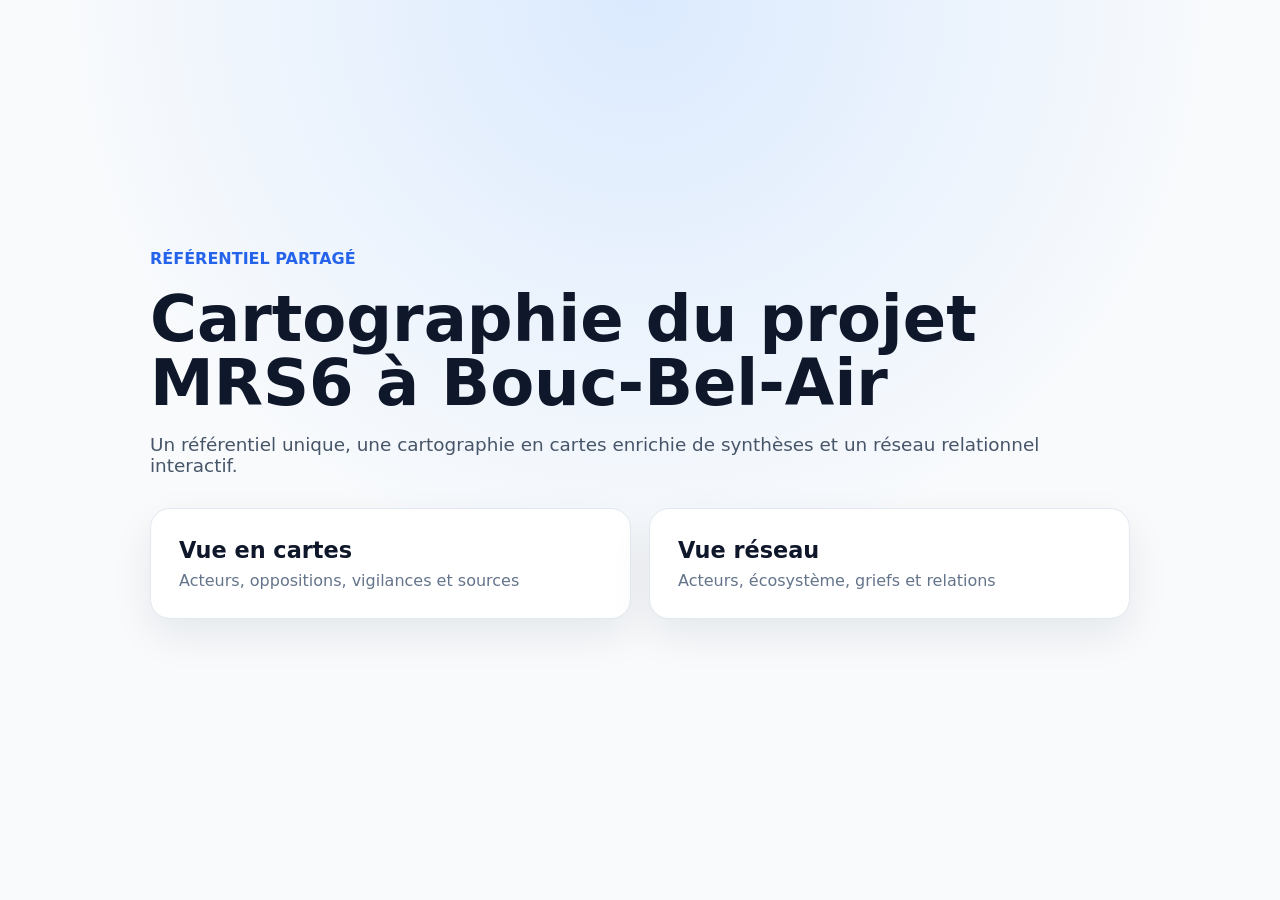
<file: index.html>
<!doctype html><html lang="fr"><head><meta charset="utf-8"><meta name="viewport" content="width=device-width,initial-scale=1"><title>Bouc-Bel-Air</title><link rel="stylesheet" href="assets/css/common.css"></head><body><main class="landing"><div class="hero"><span class="eyebrow">Référentiel partagé</span><h1>Cartographie du projet MRS6 à Bouc-Bel-Air</h1><p>Un référentiel unique, une cartographie en cartes enrichie de synthèses et un réseau relationnel interactif.</p><div class="choices"><a class="choice" href="apps/cards/"><strong>Vue en cartes</strong><span>Acteurs, oppositions, vigilances et sources</span></a><a class="choice" href="apps/network/"><strong>Vue réseau</strong><span>Acteurs, écosystème, griefs et relations</span></a></div></div></main></body></html>
</file>
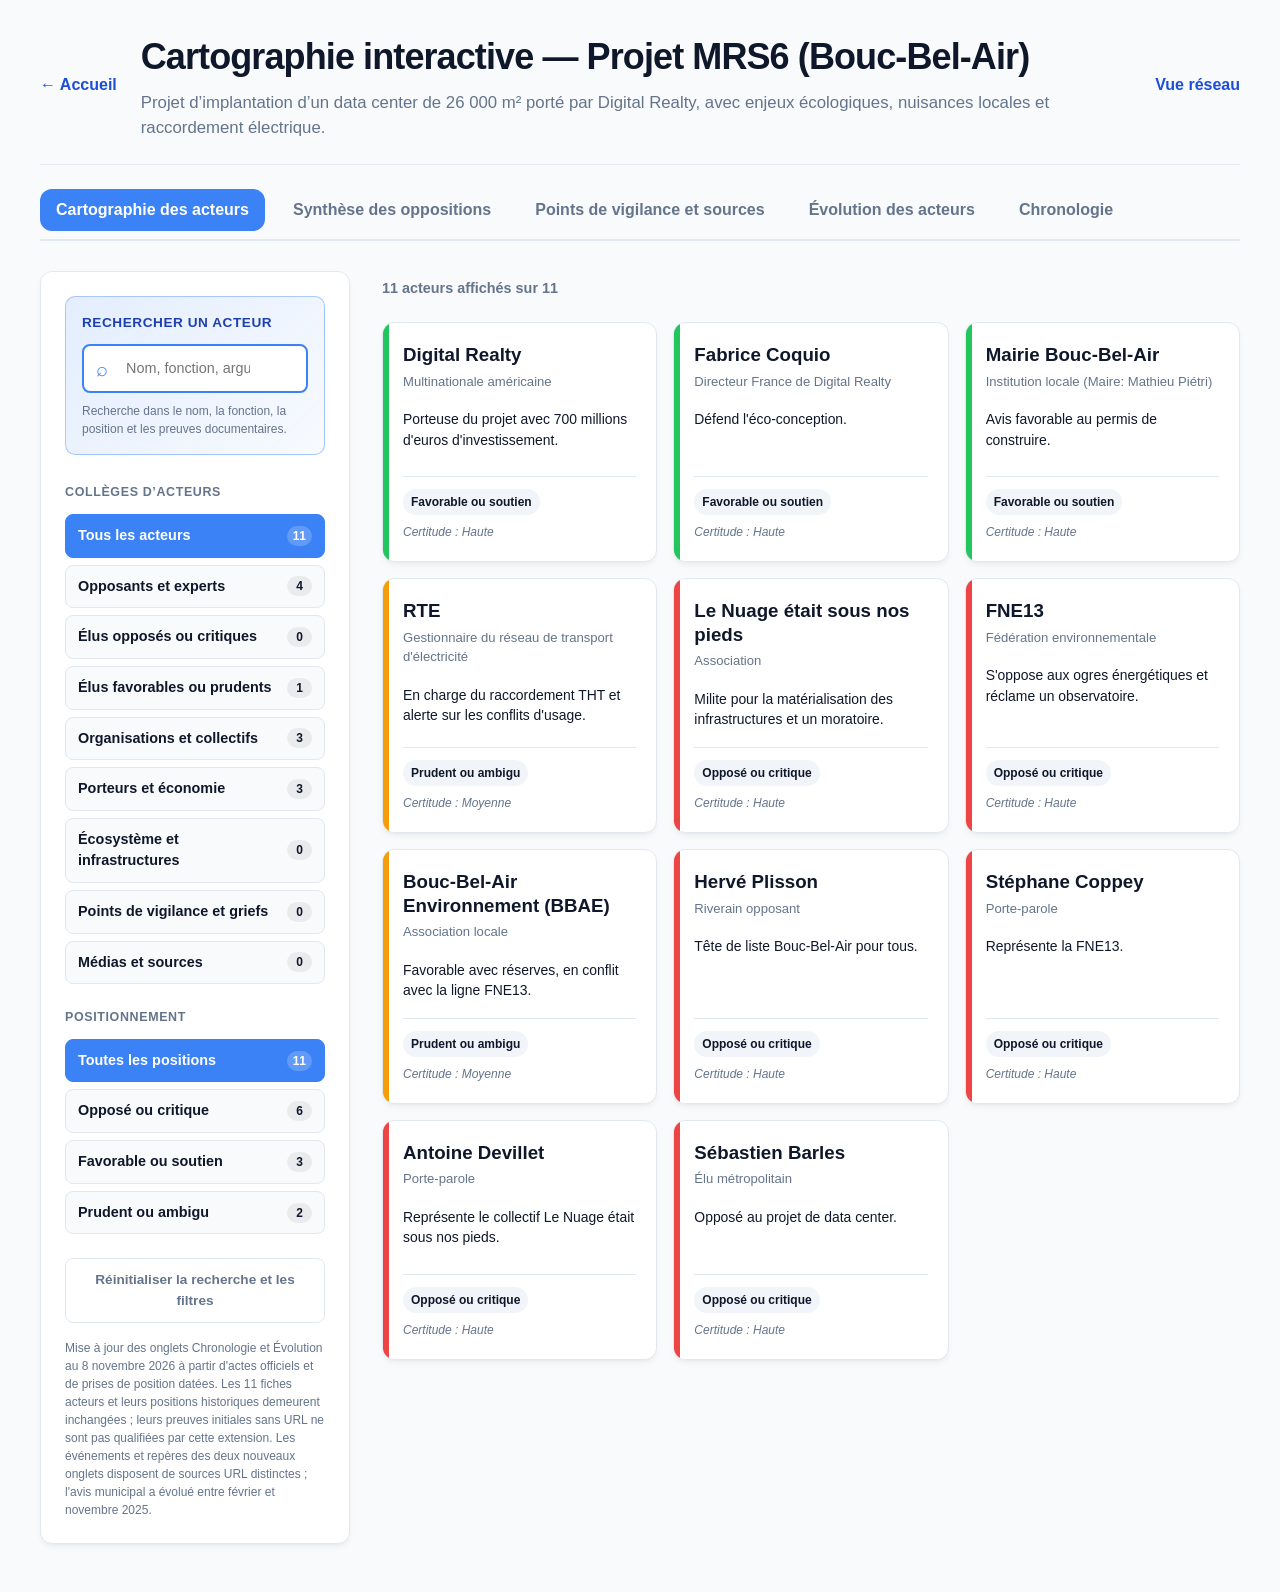
<file: apps/cards/index.html>
<!doctype html>
<html lang="fr">
<head>
  <meta charset="utf-8">
  <meta name="viewport" content="width=device-width,initial-scale=1">
  <title>Cartographie des acteurs — Bouc-Bel-Air</title>
  <link rel="stylesheet" href="../../assets/css/cards.css?v=bouc-complet-v3">
  <link rel="stylesheet" href="../../assets/css/evolution.css?v=bouc-position-20261109">
  <link rel="stylesheet" href="../../assets/css/chronology.css?v=bouc-complet-v3">
</head>
<body>
  <div class="page-shell">
    <header class="page-header">
      <div class="header-main">
        <a class="back-link" href="../../">← Accueil</a>
        <div class="header-copy"><h1 id="title"></h1><p id="subtitle"></p></div>
        <a class="switch" href="../network/">Vue réseau</a>
      </div>
    </header>
    <nav class="tabs" aria-label="Navigation principale">
      <button class="tab-btn active" type="button" data-tab="carto" aria-selected="true">Cartographie des acteurs</button>
      <button class="tab-btn" type="button" data-tab="griefs" aria-selected="false">Synthèse des oppositions</button>
      <button class="tab-btn" type="button" data-tab="vigilance" aria-selected="false">Points de vigilance et sources</button>
      <button class="tab-btn" type="button" data-tab="evolution" aria-selected="false">Évolution des acteurs</button>
      <button class="tab-btn" type="button" data-tab="chronology" aria-selected="false">Chronologie</button>
    </nav>
    <section id="tab-carto" class="tab-content active">
      <main class="layout">
        <aside class="filters-sidebar">
          <div class="search-section">
            <label class="search-label" for="search">Rechercher un acteur</label>
            <div class="search-wrapper">
              <span class="search-icon" aria-hidden="true">⌕</span>
              <input id="search" class="search-input" type="search" placeholder="Nom, fonction, argument..." autocomplete="off" aria-describedby="search-help">
              <button id="clear-search" class="clear-search" type="button" aria-label="Effacer la recherche">×</button>
            </div>
            <p id="search-help" class="search-help">Recherche dans le nom, la fonction, la position et les preuves documentaires.</p>
          </div>
          <section class="filter-section"><h2>Collèges d’acteurs</h2><div id="categories"></div></section>
          <section class="filter-section"><h2>Positionnement</h2><div id="stances"></div></section>
          <button id="reset" class="reset-filters-btn" type="button">Réinitialiser la recherche et les filtres</button>
          <p class="data-notice" id="notice"></p>
        </aside>
        <section class="actors-area"><div class="results-summary"><p id="count" class="results-count" aria-live="polite"></p></div><div id="grid" class="grid"></div></section>
      </main>
    </section>
    <section id="tab-griefs" class="tab-content"><div id="griefs-grid" class="griefs-grid"></div></section>
    <section id="tab-vigilance" class="tab-content">
      <article class="list-card"><h2>Points de vigilance majeurs</h2><div id="vigilance-list"></div></article>
      <article class="list-card"><h2>Sources répertoriées</h2><div id="sources-list"></div></article>
    </section>
    <section id="tab-evolution" class="tab-content">
      <div class="evolution-shell"><div id="evolution-root"></div></div>
    </section>
    <section id="tab-chronology" class="tab-content">
      <div class="chronology-shell">
        <div class="chrono-intro"><h2>Chronologie documentée de MRS6</h2><p>Procédures, positions et repères industriels. Les prévisions restent distinguées des décisions et des faits constatés.</p></div>
        <div id="chronology-list" class="chrono-grid"></div>
        <article class="list-card"><h2>Repères techniques et état d’avancement</h2><div id="fact-sheet" class="chrono-grid"></div></article>
      </div>
    </section>
  </div>
  <dialog id="dialog"><button class="close" type="button" aria-label="Fermer">×</button><div id="detail"></div></dialog>
  <script type="module" src="../../assets/js/cards.js?v=bouc-position-20261109"></script>
</body>
</html>
</file>
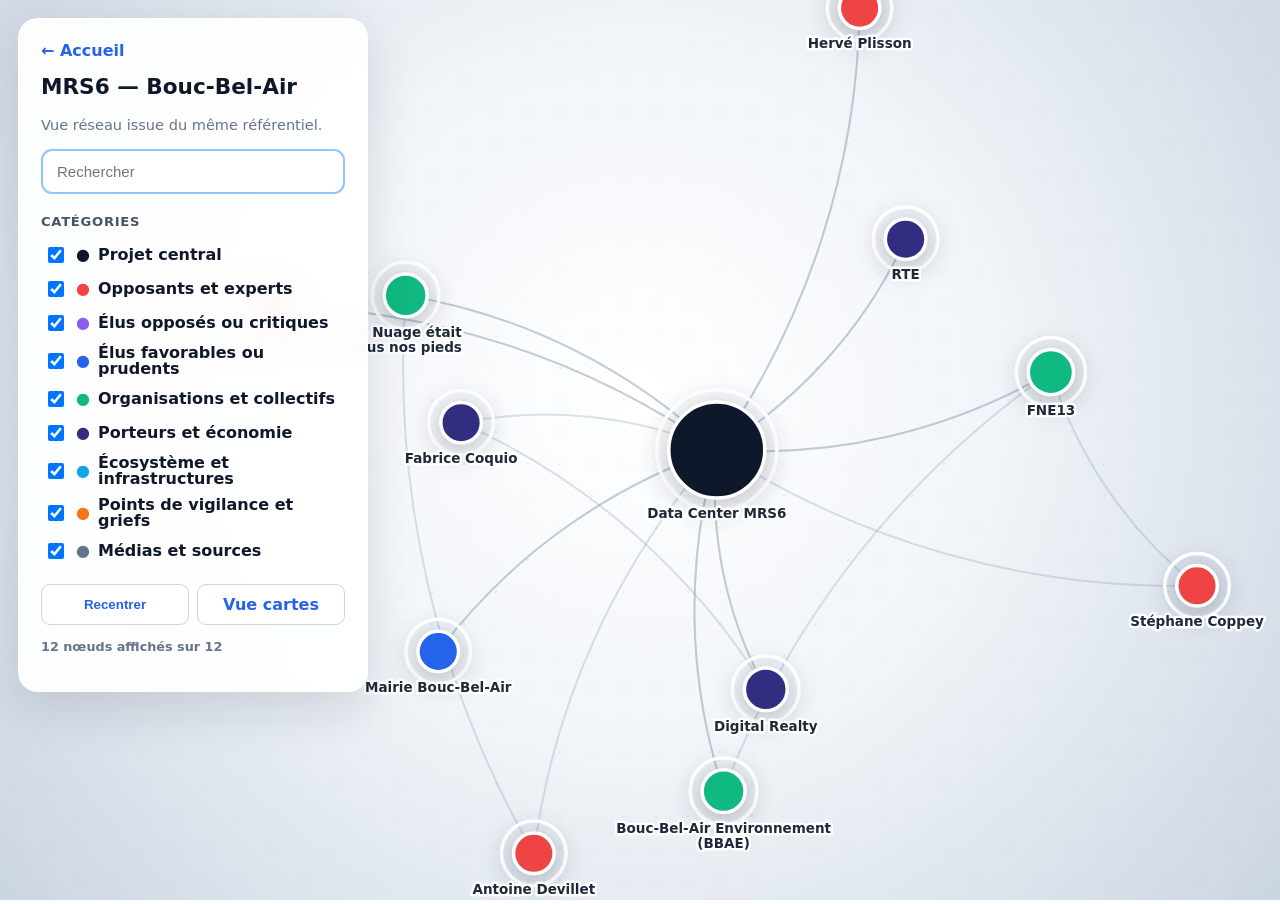
<file: apps/network/index.html>
<!doctype html><html lang="fr"><head><meta charset="utf-8"><meta name="viewport" content="width=device-width,initial-scale=1"><title>Vue réseau — MRS6 — Bouc-Bel-Air</title><link rel="stylesheet" href="../../assets/css/network.css?v=bouc-bel-air-fouju-v1"></head><body><div id="app"><svg id="svg"></svg><aside class="left"><a href="../../">← Accueil</a><h1>MRS6 — Bouc-Bel-Air</h1><p>Vue réseau issue du même référentiel.</p><input id="search" type="search" placeholder="Rechercher"><h2>Catégories</h2><div id="filters"></div><div class="buttons"><button id="center">Recentrer</button><a href="../cards/">Vue cartes</a></div><p id="count"></p></aside><aside id="panel" class="right"><button id="close">×</button><div id="details"></div></aside><div id="tip"></div></div><script type="module" src="../../assets/js/network.js?v=bouc-bel-air-fouju-v1"></script></body></html>
</file>
<file: assets/css/common.css>
*{box-sizing:border-box}body{margin:0;font-family:Inter,system-ui,sans-serif;background:#f8fafc;color:#0f172a}.landing{min-height:100vh;display:grid;place-items:center;padding:32px;background:radial-gradient(circle at top,#dbeafe,#f8fafc 52%)}.hero{max-width:980px}.eyebrow{color:#2563eb;font-weight:800;text-transform:uppercase}.hero h1{font-size:clamp(2.2rem,5vw,4.6rem);line-height:1;margin:.3em 0}.hero p{font-size:1.15rem;color:#475569}.choices{display:grid;grid-template-columns:repeat(2,minmax(0,1fr));gap:18px;margin:32px 0}.choice{display:flex;flex-direction:column;gap:8px;text-decoration:none;color:inherit;background:white;padding:28px;border-radius:20px;border:1px solid #e2e8f0;box-shadow:0 16px 40px #0f172a14}.choice:hover{transform:translateY(-4px);border-color:#60a5fa}.choice strong{font-size:1.4rem}.choice span{color:#64748b}@media(max-width:700px){.choices{grid-template-columns:1fr}}
</file>
<file: assets/css/cards.css>
:root{--blue:#3b82f6;--blue-dark:#1d4ed8;--blue-light:#eff6ff;--border:#e2e8f0;--bg:#f8fafc;--text:#0f172a;--muted:#64748b;--radius:12px;--shadow:0 4px 6px -1px rgb(0 0 0/.05),0 2px 4px -2px rgb(0 0 0/.05)}
*{box-sizing:border-box}body{margin:0;background:var(--bg);color:var(--text);font-family:Inter,-apple-system,BlinkMacSystemFont,"Segoe UI",sans-serif;line-height:1.5}.page-shell{width:min(1200px,calc(100% - 48px));margin:0 auto;padding-bottom:48px}.page-header{margin-bottom:24px;border-bottom:1px solid var(--border);padding:30px 0 24px}.header-main{display:flex;align-items:center;gap:24px}.header-copy{flex:1;min-width:0}.header-copy h1{margin:0 0 6px;font-size:clamp(1.8rem,3vw,2.25rem);font-weight:800;letter-spacing:-.025em}.header-copy p{max-width:950px;margin:0;color:var(--muted);font-size:1.05rem}.back-link,.switch{flex:0 0 auto;color:var(--blue-dark);font-weight:700;text-decoration:none}.back-link:hover,.switch:hover{text-decoration:underline}.tabs{display:flex;flex-wrap:wrap;gap:12px;margin-bottom:30px;border-bottom:2px solid var(--border);padding-bottom:8px}.tab-btn{border:0;border-radius:var(--radius);padding:9px 16px;background:transparent;color:var(--muted);font:inherit;font-weight:700;cursor:pointer;transition:.2s}.tab-btn:hover{background:var(--border);color:var(--text)}.tab-btn.active{background:var(--blue);color:#fff}.tab-btn:focus-visible{outline:3px solid rgb(59 130 246/.3);outline-offset:2px}.tab-content{display:none;animation:fade-in .2s ease-out}.tab-content.active{display:block}@keyframes fade-in{from{opacity:0;transform:translateY(4px)}to{opacity:1;transform:none}}.layout{display:grid;grid-template-columns:310px minmax(0,1fr);gap:32px;align-items:start}.filters-sidebar{position:sticky;top:24px;min-width:0;border:1px solid var(--border);border-radius:var(--radius);padding:24px;background:#fff;box-shadow:var(--shadow)}.actors-area{min-width:0}.results-summary{display:flex;align-items:center;min-height:35px;margin-bottom:16px}.results-count{margin:0;color:var(--muted);font-size:.9rem;font-weight:700}.search-section{margin-bottom:28px;border:1px solid rgb(59 130 246/.4);border-radius:10px;padding:16px;background:linear-gradient(135deg,rgb(59 130 246/.14),rgb(59 130 246/.04))}.search-label{display:block;margin-bottom:10px;color:#1e40af;font-size:.85rem;font-weight:800;letter-spacing:.04em;text-transform:uppercase}.search-wrapper{position:relative}.search-icon{position:absolute;top:50%;left:14px;z-index:1;transform:translateY(-50%);color:var(--blue);font-size:1.25rem;pointer-events:none}.search-input{width:100%;min-height:48px;border:2px solid var(--blue);border-radius:8px;outline:0;padding:12px 42px;background:#fff;color:var(--text);font:inherit;font-size:.9rem;font-weight:500;transition:.2s}.search-input:focus{border-color:var(--blue-dark);box-shadow:0 0 0 4px rgb(59 130 246/.18)}.clear-search{position:absolute;top:50%;right:10px;display:none;align-items:center;justify-content:center;width:28px;height:28px;transform:translateY(-50%);border:0;border-radius:50%;background:var(--border);color:var(--muted);font-size:1rem;font-weight:800;cursor:pointer}.clear-search.visible{display:inline-flex}.search-help{margin:9px 0 0;color:var(--muted);font-size:.75rem}.filter-section{margin-bottom:24px}.filter-section h2{margin:0 0 12px;color:var(--muted);font-size:.78rem;letter-spacing:.05em;text-transform:uppercase}.filter{display:flex;align-items:center;justify-content:space-between;gap:12px;width:100%;margin:7px 0;border:1px solid var(--border);border-radius:8px;padding:10px 12px;background:var(--bg);color:var(--text);font:inherit;font-size:.9rem;font-weight:600;text-align:left;cursor:pointer;transition:.2s}.filter:hover,.filter.active{border-color:var(--blue);background:var(--blue);color:#fff}.filter b{min-width:25px;border-radius:10px;padding:1px 6px;background:rgb(0 0 0/.06);font-size:.75rem;text-align:center}.filter:hover b,.filter.active b{background:rgb(255 255 255/.2)}.reset-filters-btn{width:100%;border:1px solid var(--border);border-radius:8px;padding:11px;background:#fff;color:var(--muted);font:inherit;font-size:.85rem;font-weight:700;cursor:pointer}.reset-filters-btn:hover{border-color:var(--blue);background:var(--blue-light);color:var(--blue-dark)}.data-notice{margin:16px 0 0;color:var(--muted);font-size:.75rem}.grid{display:grid;grid-template-columns:repeat(auto-fill,minmax(220px,1fr));gap:16px}.card{position:relative;display:flex;flex-direction:column;min-width:0;min-height:240px;overflow:hidden;border:1px solid var(--border);border-radius:var(--radius);padding:20px;background:#fff;box-shadow:var(--shadow);cursor:pointer;transition:.2s}.card:before{content:"";position:absolute;inset:0 auto 0 0;width:6px;background:var(--stance)}.card:hover{transform:translateY(-4px);box-shadow:0 10px 15px -3px rgb(0 0 0/.1)}.card h3{margin:0 0 5px;line-height:1.25;overflow-wrap:anywhere}.role,.muted{color:var(--muted)}.role{font-size:.82rem}.position{display:-webkit-box;flex:1;margin:18px 0;overflow:hidden;font-size:.87rem;line-height:1.45;-webkit-line-clamp:5;-webkit-box-orient:vertical}.footer{display:flex;flex-direction:column;align-items:flex-start;gap:8px;margin-top:auto;border-top:1px solid var(--border);padding-top:12px;font-size:.75rem}.badge{display:inline-flex;border-radius:999px;padding:4px 8px;background:#f1f5f9;font-weight:800}.footer span:last-child{display:block;color:var(--muted);font-style:italic;text-align:left}.griefs-grid{display:grid;grid-template-columns:repeat(auto-fit,minmax(380px,1fr));gap:24px}.grief-card,.list-card{border:1px solid var(--border);border-radius:var(--radius);padding:28px;background:#fff;box-shadow:var(--shadow)}.grief-card h2,.list-card h2{margin:0 0 16px}.grief-card h2{font-size:1.25rem}.grief-card p{margin:0;color:#334155;line-height:1.65}.list-card{margin-bottom:24px}.vigilance-item,.source-item{padding:16px 0;border-bottom:1px solid var(--border)}.vigilance-item:last-child,.source-item:last-child{border-bottom:0}.vigilance-item h3,.source-item h3{margin:0 0 6px;font-size:1rem}.vigilance-item p{margin:0;color:#475569}.source-meta{color:var(--muted);font-size:.8rem}.source-link{color:var(--blue-dark);font-weight:700}.source-status{display:inline-flex;margin-top:7px;border-radius:999px;padding:3px 8px;background:#fef3c7;color:#92400e;font-size:.75rem;font-weight:700}dialog{width:min(760px,calc(100% - 28px));max-height:calc(100vh - 40px);overflow:auto;border:0;border-radius:20px;padding:28px;box-shadow:0 30px 80px rgb(15 23 42/.35)}dialog::backdrop{background:rgb(15 23 42/.6)}.close{float:right;width:34px;height:34px;border:0;border-radius:50%;background:var(--border);cursor:pointer}.proof{margin:10px 0;border-left:4px solid var(--blue);border-radius:8px;padding:12px;background:var(--bg)}.relation{margin:8px 0;border:1px solid var(--border);border-radius:10px;padding:12px}.relation button{border:0;background:none;color:var(--blue-dark);font-weight:800;cursor:pointer}@media(max-width:900px){.page-shell{width:min(100% - 32px,1200px)}.header-main{align-items:flex-start;flex-wrap:wrap}.layout{grid-template-columns:1fr}.filters-sidebar{position:static}.griefs-grid{grid-template-columns:1fr}}@media(max-width:650px){.page-shell{width:min(100% - 24px,1200px)}.tab-btn{flex:1 1 100%}.grid{grid-template-columns:1fr}.footer{flex-direction:column}.footer span:last-child{text-align:left}}
</file>
<file: assets/css/evolution.css>
/* Styles isolés de l'onglet Évolution */
.evolution-app { display: grid; gap: 22px; }
.evolution-top { display: flex; align-items: center; justify-content: space-between; gap: 20px; flex-wrap: wrap; }
.evolution-top h2 { margin: 0 0 4px; font-size: 1.55rem; }
.evolution-top p { margin: 0; color: var(--muted, #64748b); }
.evolution-modes { display: flex; gap: 5px; padding: 5px; border-radius: 12px; background: #e2e8f0; }
.evolution-modes button { border: 0; padding: 10px 16px; border-radius: 9px; cursor: pointer; background: transparent; color: #475569; font-weight: 700; }
.evolution-modes button.is-active { background: #fff; color: #1d4ed8; box-shadow: 0 2px 5px #0f172a16; }
.evolution-metrics { display: grid; grid-template-columns: repeat(3, minmax(0, 1fr)); gap: 12px; }
.evolution-metric, .evolution-panel { background: #fff; border: 1px solid var(--border, #e2e8f0); border-radius: 12px; box-shadow: var(--shadow, 0 3px 8px #0f172a0a); }
.evolution-metric { padding: 18px; display: grid; gap: 5px; }
.evolution-metric span { font-size: .85rem; color: var(--muted, #64748b); }
.evolution-metric strong { font-size: 2rem; font-variant-numeric: tabular-nums; }
.evolution-panel { padding: 24px; min-width: 0; }
.evolution-section-title { display: flex; justify-content: space-between; align-items: center; gap: 18px; flex-wrap: wrap; margin-bottom: 18px; }
.evolution-section-title h3 { margin: 0; font-size: 1.1rem; }
.evolution-section-title label { display: flex; align-items: center; gap: 8px; color: #475569; font-size: .85rem; font-weight: 600; }
.evolution-section-title select, .evolution-section-title input { padding: 9px 12px; border: 1px solid #cbd5e1; border-radius: 9px; background: #fff; color: #0f172a; font: inherit; min-width: 160px; }
.evolution-chart { width: 100%; overflow-x: auto; }
.evolution-chart svg { display: block; height: auto; max-height: 400px; }
.evolution-legend { display: flex; flex-wrap: wrap; gap: 9px; margin-top: 16px; }
.evolution-legend-button { display: inline-flex; align-items: center; gap: 7px; border: 1px solid #cbd5e1; border-radius: 999px; padding: 6px 10px; background: #fff; color: #64748b; font-size: .82rem; cursor: pointer; opacity: .5; }
.evolution-legend-button.is-on { opacity: 1; color: #0f172a; }
.evolution-swatch { display: inline-block; flex-shrink: 0; width: 12px; height: 12px; border-radius: 3px; }
.evolution-hint { font-size: .83rem; color: var(--muted, #64748b); }
.evolution-roster { display: grid; gap: 9px; }
.evolution-person { display: flex; align-items: flex-start; gap: 12px; padding: 12px; border-radius: 9px; border: 1px solid #e2e8f0; }
.evolution-person .evolution-swatch { margin-top: 5px; }
.evolution-person strong { display: block; font-size: .92rem; }
.evolution-person small { display: block; color: #64748b; margin-top: 3px; line-height: 1.45; }
.evolution-warning { color: #92400e; font-size: .85rem; }
.evolution-empty h2 { margin-top: 0; }
@media (max-width: 650px) {
  .evolution-metrics { grid-template-columns: 1fr; }
  .evolution-panel { padding: 15px; } 
  .evolution-section-title { align-items: stretch; flex-direction: column; }
  .evolution-section-title input { width: 100%; }
}

/* Ajustements Bosquel : isolation des contrôles du graphique et traçabilité. */
#tab-evolution .evolution-wrap{max-width:1400px}
#tab-evolution .evolution-method{font-size:.82rem;line-height:1.45;margin-top:8px;max-width:880px;color:#64748b}
#tab-evolution .evolution-sources a{color:#1d4ed8;text-decoration:underline;text-underline-offset:2px}
#tab-evolution .evolution-person>div{min-width:0}
#tab-evolution .evolution-section-title input{width:auto;margin-top:0;border:1px solid #cbd5e1}
#tab-evolution .evolution-section-title select{margin-top:0;width:auto}
#tab-evolution .evolution-person small{overflow-wrap:anywhere}

/* Espacement adapté à la charte Bouc-Bel-Air. */
.evolution-shell{max-width:1460px;margin:0 auto;padding:27px 4vw 55px}
.evolution-method{line-height:1.45}
.evolution-sources a{color:#2563eb;text-decoration:underline;text-underline-offset:2px}

/* 2026-11-09 : troisième variante, sans modification des autres vues. */
#tab-evolution .evolution-modes{flex-wrap:wrap}
#tab-evolution .evolution-modes button{white-space:nowrap}
@media(max-width:850px){#tab-evolution .evolution-modes{width:100%}}
</file>
<file: assets/css/chronology.css>
/* Chronologie dans la charte des cartes Châteauroux existantes. */
.chronology-shell{max-width:1550px;margin:0 auto;padding:25px 4vw 55px}
.chrono-grid{display:grid;grid-template-columns:repeat(auto-fill,minmax(340px,1fr));gap:18px}
.chrono-card{border:1px solid #e2e8f0;background:white;border-radius:16px;padding:22px;box-shadow:0 6px 22px #0f172a0b;line-height:1.5}
.chrono-card h3{font-size:1.08rem;margin:8px 0}.chrono-card p{margin:8px 0}.chrono-card small{display:block;border-top:1px solid #e2e8f0;margin-top:14px;padding-top:10px;line-height:1.6}
.chrono-card small a{color:#2563eb}.chrono-date{font-size:.76rem;font-weight:800;color:#2563eb}.chrono-card.future .chrono-date{color:#b45309}
.chronology-shell>.list-card{margin-top:26px}

/* Onglet Chronologie — projets MRS6. */
.chrono-intro{padding-bottom:20px}.chrono-intro h2{font-size:1.55rem;margin:0 0 6px}.chrono-intro p{color:#64748b;margin:0}
.chrono-card{overflow-wrap:anywhere}
</file>
<file: assets/css/network.css>
*{box-sizing:border-box}body{margin:0;font-family:Inter,system-ui,-apple-system,"Segoe UI",sans-serif;overflow:hidden;color:#0f172a}#app{width:100vw;height:100vh;background:radial-gradient(circle at 50% 44%,#fff 0,#f1f5f9 44%,#cbd5e1 100%);position:relative}#app:before{content:"";position:absolute;inset:0;background-image:radial-gradient(#94a3b8 1px,transparent 1px);background-size:32px 32px;opacity:.22;pointer-events:none}svg{position:relative;width:100%;height:100%;cursor:grab}.left,.right{position:absolute;top:18px;background:#fffffff0;backdrop-filter:blur(16px);border:1px solid #ffffffcc;border-radius:20px;box-shadow:0 16px 50px #0f172a22;padding:22px;z-index:5}.left{left:18px;width:350px;max-height:calc(100vh - 36px);overflow:auto}.right{right:18px;width:430px;max-height:calc(100vh - 36px);overflow:auto;transform:translateX(120%);opacity:0;pointer-events:none;transition:transform .3s,opacity .3s}.right.active{transform:none;opacity:1;pointer-events:auto}.left>a{color:#2563eb;font-weight:750;text-decoration:none}.left h1{font-size:1.35rem;margin:14px 0 4px}.left>p{color:#64748b;font-size:.91rem;line-height:1.45}.left input{width:100%;padding:12px 14px;border:2px solid #93c5fd;border-radius:11px;font-size:.94rem}.left h2{font-size:.82rem;text-transform:uppercase;letter-spacing:.055em;color:#475569;margin:20px 0 9px}.check{display:grid;grid-template-columns:20px 14px minmax(0,1fr);align-items:center;column-gap:8px;min-height:34px;padding:5px 7px;border-radius:8px;font-size:.94rem;font-weight:600;line-height:1.25}.check:hover{background:#f1f5f9}.check input{width:16px;height:16px;margin:0}.check span{font-size:1rem;line-height:1}.buttons{display:flex;gap:8px;margin-top:16px}.buttons button,.buttons a{flex:1;padding:10px;text-align:center;border:1px solid #cbd5e1;border-radius:9px;background:white;text-decoration:none;color:#2563eb;font-weight:750}.right>button{float:right;border:0;border-radius:50%;width:34px;height:34px;font-size:1.1rem}.node{cursor:pointer;transition:opacity .22s}.node circle{stroke:#fff;stroke-width:3.5;filter:drop-shadow(0 5px 9px #0f172a3b);transition:transform .22s,filter .22s,stroke .22s,stroke-width .22s}.node text{font-size:13.5px;font-weight:800;text-anchor:middle;paint-order:stroke fill;stroke:#fffffff2;stroke-width:5px;stroke-linejoin:round;fill:#1e293b;pointer-events:none;transition:font-size .22s,opacity .22s}.node:hover circle,.node.active circle{transform:scale(1.2);stroke:#0f172a;stroke-width:4.5;filter:drop-shadow(0 8px 15px #0f172a55)}.node:hover text,.node.active text{font-size:15px}.node.dimmed{opacity:.12}.link{fill:none;stroke:#94a3b8;stroke-opacity:.34;stroke-width:2;cursor:pointer;transition:stroke .2s,stroke-opacity .2s,stroke-width .2s}.link:hover,.link.active{stroke:#2563eb;stroke-opacity:.95;stroke-width:4}.link.dimmed{stroke-opacity:.035}.hidden{display:none}.proof,.relationBox{padding:12px;margin:9px 0;background:#f8fafc;border-radius:9px;border-left:4px solid #2563eb;line-height:1.45}.right a{color:#2563eb}#tip{position:absolute;display:none;z-index:20;max-width:330px;background:#0f172af2;color:white;padding:10px 13px;border-radius:10px;font-size:.84rem;line-height:1.35;pointer-events:none;box-shadow:0 12px 30px #0f172a55}#tip strong{display:block;font-size:.92rem;margin-bottom:3px}#tip small{color:#cbd5e1}#count{font-size:.8rem;font-weight:700;color:#64748b}@media(max-width:780px){.left{width:calc(100% - 36px);max-height:40vh;top:auto;bottom:18px}.right{width:calc(100% - 36px);max-height:56vh}.node text{font-size:12px}}
</file>
